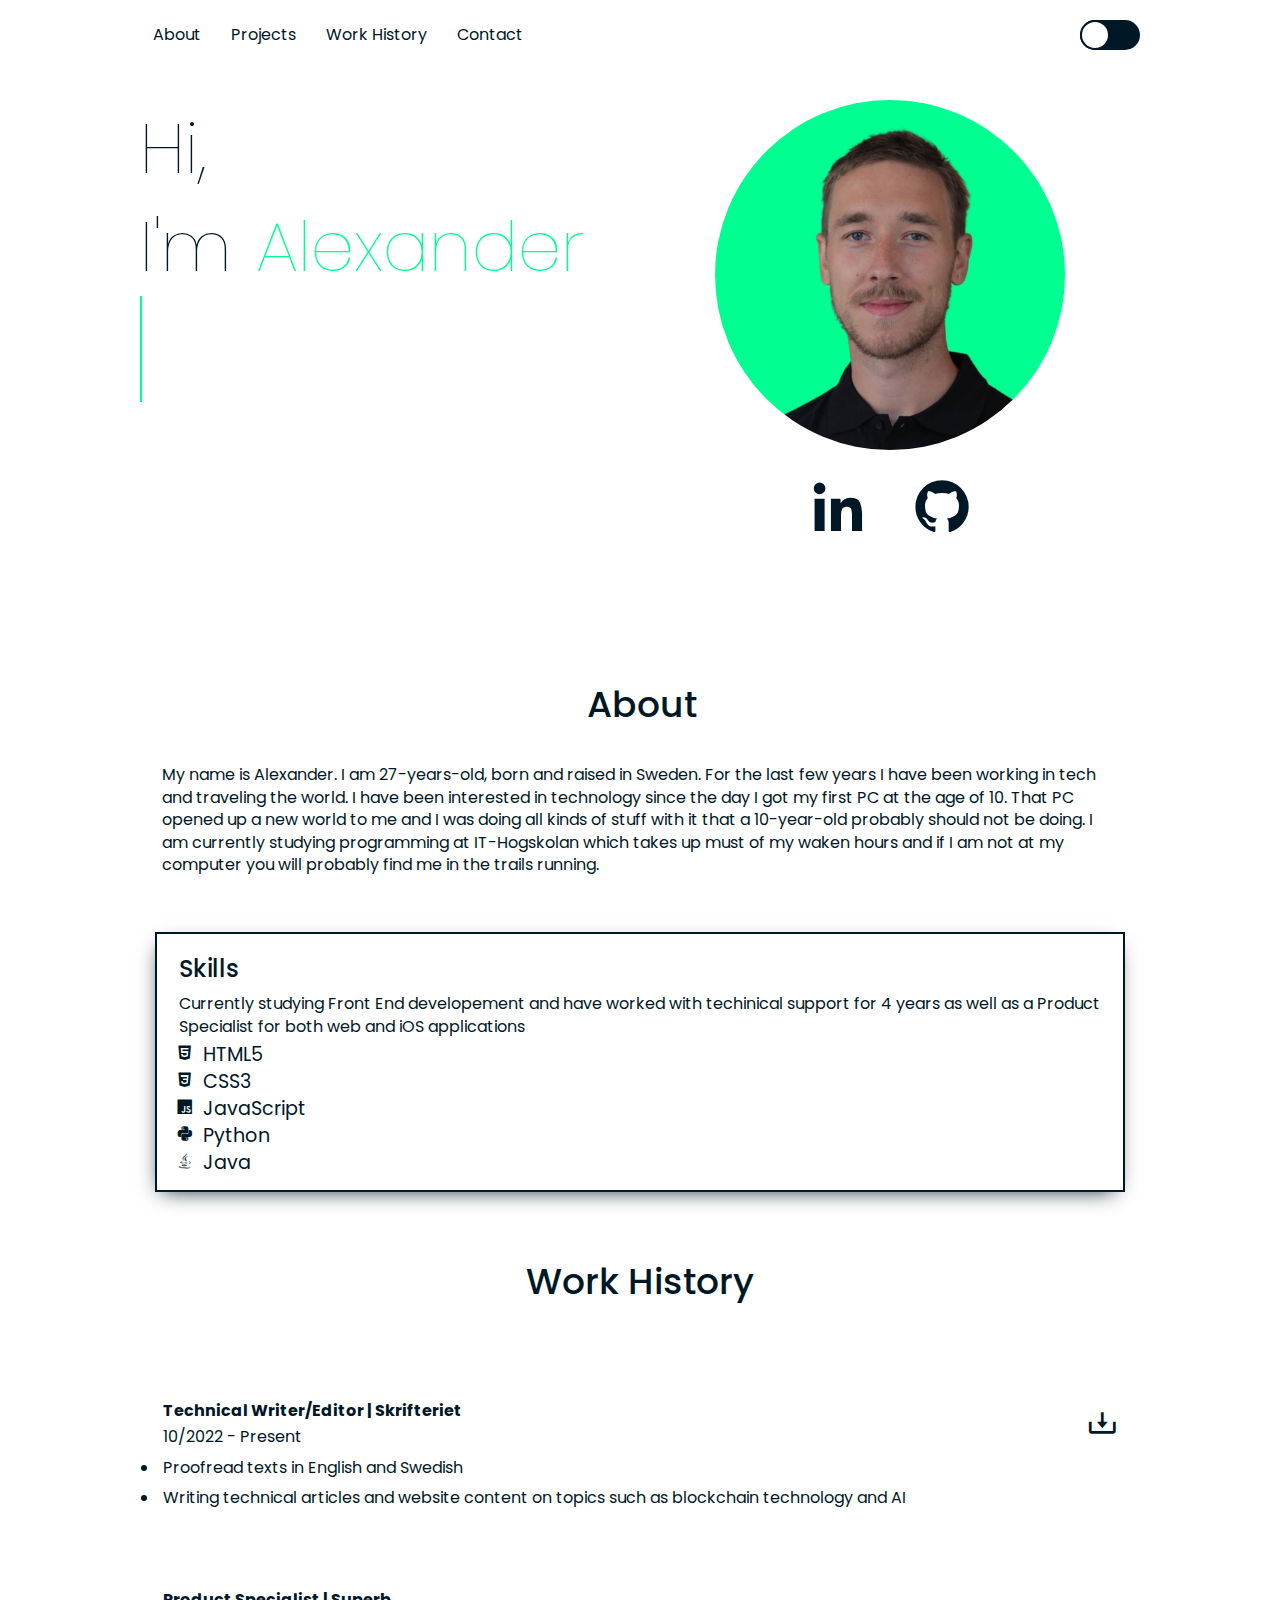
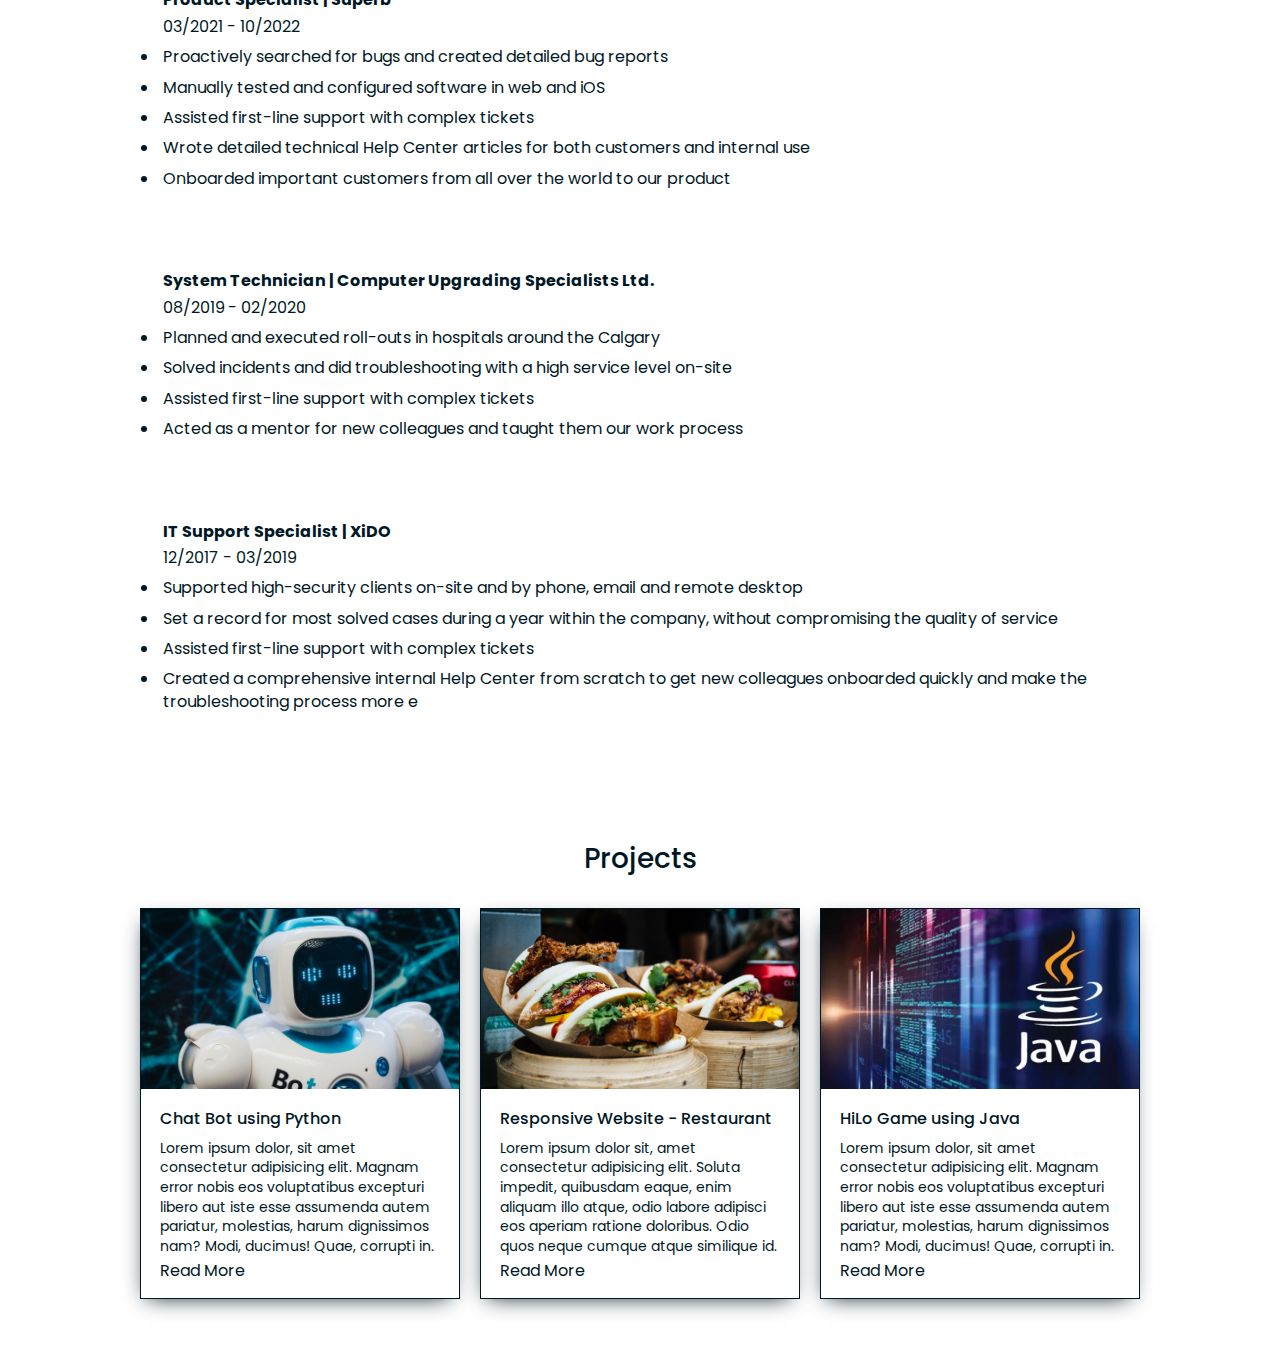
<file: index.html>
<!DOCTYPE html>
<html>
<head>
	<title>Alexander</title>

	<link rel="icon" type="image/x-icon" href="/assets/images/code-alt-regular-24.png">


	<meta name="viewport" content="width=device-width, initial-scale=1, maximum-scale=1, minimum-scale=1" />

    <link rel="preconnect" href="https://fonts.googleapis.com">
    <link rel="preconnect" href="https://fonts.gstatic.com" crossorigin>
    <link href="https://fonts.googleapis.com/css2?family=Roboto+Condensed&display=swap" rel="stylesheet">
	<link href='https://unpkg.com/boxicons@2.1.4/css/boxicons.min.css' rel='stylesheet'>
	

	<link rel="stylesheet" type="text/css" href="styles/default.css">
	
	
</head>
  
<body>

	<div class="menu-wrap">
		<input type="checkbox" class="toggler">
		<div class="hamburger"><div></div></div>
		<div class="menu">
		  <div>
			<div>
			  <ul>
				<li><a href="index.html#about-me">About</a></li>
				<li><a href="index.html#projects">Projects</a></li>
				<li><a href="index.html#wh">Work History</a></li>
				<li><a href="mailto:alexander.lehnbom@gmail.com">Contact</a></li>
				<li><a href="assets/Alexander Lehnbom Resume.pdf">Download Resume</a></li>
			  </ul>
			</div>
		  </div>
		</div>
	  </div>

	<section class="s1">
		<div class="main-container">	
			<div class="intro-wrapper">
				<div class="nav-wrapper">
					<div class="navi">	
						<ul id="navigation">
							<li><a href="index.html#about-me">About</a></li>
							<li><a href="index.html#projects">Projects</a></li>
							<li><a href="index.html#wh">Work History</a></li>
							<li><a href="mailto:alexander.lehnbom@gmail.com">Contact</a></li>
						</ul>
					</div>
				</div>


				<div id="box-input">
					<input type="checkbox" id="mode">
				</div>

				<div class="right-column">

					<div class="h1-mobile">
						<h1>Hi,</h1>
						<h1>I'm Alex</h1>
					</div>

					<img id="profile_pic" src="assets\images\profilepic2-transparent-removebg-preview.jpg">

					<div class="socials--list">
						<a href="https://www.linkedin.com/in/alexander-lehnbom-1705b2107/" target="_blank" class="icons"><i class='bx bxl-linkedin'></i></a>
						<a href="https://github.com/aleleh" target="_blank" class="icons"><i class='bx bxl-github' ></i></a>
					</div>

				</div>

				<div class="left-column">

				<h1>Hi,<br>I'm <span class="title-name">Alexander</span><br>
				<div class="container">
					<span class="text sec-text"></span>
				</div>
				</h1>

				
				</div>
			</div>
		</div>
	</section>

	<section class="s2">
		<div class="main-container">
			<div class="about-wrapper">
				<div id="about-me">
					<h2 id="about-header">About</h2>

					<p>My name is Alexander. I am 27-years-old, born and raised in Sweden.
						For the last few years I have been working in tech and traveling the world. I have been interested in technology since the day I got my first PC at the age of 10. That PC opened up a new world to me and I was doing all kinds of stuff with it that a 10-year-old probably should not be doing. I am currently studying programming at IT-Hogskolan which takes up must of my waken hours and if I am not at my computer you will probably find me in the trails running.
						
						<br>
						<br>
						</p>
				</div>
				<div id="skills">
					<h4>Skills</h4>
                    <p>Currently studying Front End developement and have worked with techinical support for 4 years as well as a Product Specialist for both web and iOS applications</p>
					<div class="ulist">
						<i class='bx bxl-html5'></i>
						<span>HTML5</span>
					</div>	
					<div class="ulist">
						<i class='bx bxl-css3'></i>
						<span>CSS3</span>
					</div>	
					<div class="ulist">
						<i class='bx bxl-javascript'></i>
						<span>JavaScript</span>
					</div>	
					<div class="ulist">
						<i class='bx bxl-python'></i>
						<span>Python</span>
					</div>	
					<div class="ulist">
						<i class='bx bxl-java'></i>
						<span>Java</span>
					</div>	
				</div>

				</div>

			</div>

		</div>
	</section>

	<section class="s3">
		<div class="main-container">
		<h2 id="wh">Work History</h2>
		
		<div class="line-break"></div>

		<div class="card-work-history">
			<strong><b>Technical Writer/Editor | Skrifteriet</b></strong>
			<a id="downloadresume" href="assets/Alexander Lehnbom Resume.pdf" target="_blank" class="icons"><i class='bx bx-download'></i></a>
			<p>10/2022 - Present</p>
			<ul>
				<li>Proofread texts in English and Swedish</li>
				<li>Writing technical articles and website content on topics such as blockchain technology and AI</li>
			</ul>
		</div>

		<div class="line-break"></div>

		<div class="card-work-history">
			<strong><b>Product Specialist | Superb</b></strong>
			<p>03/2021 - 10/2022</p>
			<ul>
				<li>Proactively searched for bugs and created detailed bug reports</li>
				<li>Manually tested and configured software in web and iOS</li>
				<li>Assisted first-line support with complex tickets</li>
				<li>Wrote detailed technical Help Center articles for both customers and internal use</li>
				<li>Onboarded important customers from all over the world to our product</li>
			</ul>
		</div>

		<div class="line-break"></div>

		<div class="card-work-history">
			<strong><b>System Technician | Computer Upgrading Specialists Ltd.</b></strong>
			<p>08/2019 - 02/2020</p>
			<ul>
				<li>Planned and executed roll-outs in hospitals around the Calgary</li>
				<li>Solved incidents and did troubleshooting with a high service level on-site</li>
				<li>Assisted first-line support with complex tickets</li>
				<li>Acted as a mentor for new colleagues and taught them our work process</li>
			</ul>
		</div>

		<div class="line-break"></div>

		<div class="card-work-history">
			<strong><b>IT Support Specialist | XiDO</b></strong>
			<p>12/2017 - 03/2019</p>
			<ul>
				<li>Supported high-security clients on-site and by phone, email and remote desktop</li>
				<li>Set a record for most solved cases during a year within the company, without compromising the quality of service</li>
				<li>Assisted first-line support with complex tickets</li>
				<li>Created a comprehensive internal Help Center from scratch to get new colleagues onboarded quickly and make the troubleshooting process more e
		</div>
	</section>



	<section class="s1">
		<div class="main-container">
			<h3 id="projects">Projects</h3>

			<div class="post-wrapper">

				<div>
					<div class="post">
						<img class="thumbnail" src="assets/images/bot.jpg">
						<div class="post-preview">
							<h6 class="post-title">Chat Bot using Python</h6>
							<p class="post-intro">Lorem ipsum dolor, sit amet consectetur adipisicing elit. Magnam error nobis eos voluptatibus excepturi libero aut iste esse assumenda autem pariatur, molestias, harum dignissimos nam? Modi, ducimus! Quae, corrupti in.</p>
							<a href="#">Read More</a>
						</div>
					</div>
				</div>

				<div>
					<div class="post">
						<img class="thumbnail" src="assets/images/chinese.jpg">
						<div class="post-preview">
							<h6 class="post-title">Responsive Website - Restaurant</h6>
							<p class="post-intro">Lorem ipsum dolor sit, amet consectetur adipisicing elit. Soluta impedit, quibusdam eaque, enim aliquam illo atque, odio labore adipisci eos aperiam ratione doloribus. Odio quos neque cumque atque similique id.</p>
							<a href="#">Read More</a>
						</div>
					</div>
				</div>

				<div>
					<div class="post">
						<img class="thumbnail" src="assets/images/90.jpg">
						<div class="post-preview">
							<h6 class="post-title">HiLo Game using Java</h6>
							<p class="post-intro">Lorem ipsum dolor, sit amet consectetur adipisicing elit. Magnam error nobis eos voluptatibus excepturi libero aut iste esse assumenda autem pariatur, molestias, harum dignissimos nam? Modi, ducimus! Quae, corrupti in.</p>
							<a href="#">Read More</a>
						</div>
					</div>
				</div>

			</div>
		</div>
	</section>

	<script type="text/javascript" src="script.js"></script>
	<script type="text/javascript" src="script2.js"></script>

</body>
</html>
</file>
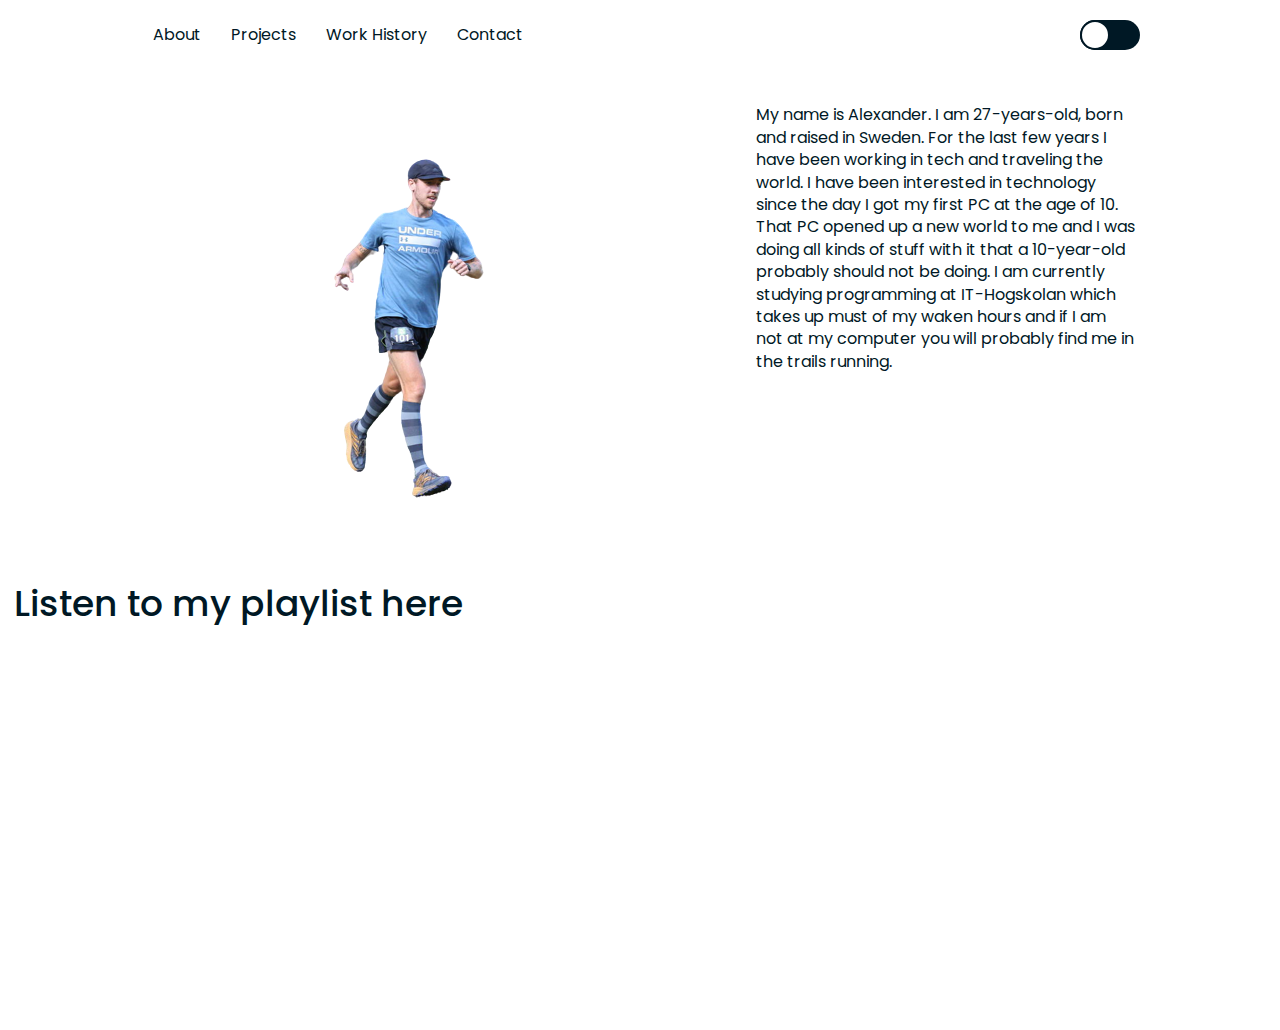
<file: about.html>
<!DOCTYPE html>
<html>
<head>
	<title>Alexander</title>

	<link rel="icon" type="image/x-icon" href="/assets/images/code-alt-regular-24.png">


	<meta name="viewport" content="width=device-width, initial-scale=1, maximum-scale=1, minimum-scale=1" />

    <link rel="preconnect" href="https://fonts.googleapis.com">
    <link rel="preconnect" href="https://fonts.gstatic.com" crossorigin>
    <link href="https://fonts.googleapis.com/css2?family=Roboto+Condensed&display=swap" rel="stylesheet">
	<link href='https://unpkg.com/boxicons@2.1.4/css/boxicons.min.css' rel='stylesheet'>
	

	<link rel="stylesheet" type="text/css" href="styles/default.css">
	
	
</head>
  
<body>

	<div class="menu-wrap">
		<input type="checkbox" class="toggler">
		<div class="hamburger"><div></div></div>
		<div class="menu">
		  <div>
			<div>
			  <ul>
				<li><a href="index.html#about-me">About</a></li>
				<li><a href="index.html#projects">Projects</a></li>
				<li><a href="index.html#wh">Work History</a></li>
				<li><a href="mailto:alexander.lehnbom@gmail.com">Contact</a></li>
				<li><a href="assets/Alexander Lehnbom Resume.pdf">Download Resume</a></li>
			  </ul>
			</div>
		  </div>
		</div>
	  </div>

	<section class="s1">
		<div class="main-container">	
			<div class="intro-wrapper">
				<div class="nav-wrapper">
					<div class="navi">	
						<ul id="navigation">
							<li><a href="index.html#about-me">About</a></li>
							<li><a href="index.html#projects">Projects</a></li>
							<li><a href="index.html#wh">Work History</a></li>
							<li><a href="mailto:alexander.lehnbom@gmail.com">Contact</a></li>
						</ul>
					</div>
				</div>


				<div id="box-input">
					<input type="checkbox" id="mode">
				</div>

				<div class="right-column">

                    <p>My name is Alexander. I am 27-years-old, born and raised in Sweden.
						For the last few years I have been working in tech and traveling the world. I have been interested in technology since the day I got my first PC at the age of 10. That PC opened up a new world to me and I was doing all kinds of stuff with it that a 10-year-old probably should not be doing. I am currently studying programming at IT-Hogskolan which takes up must of my waken hours and if I am not at my computer you will probably find me in the trails running.
				</div>

				<div class="left-column">

                    <img id="image" src="assets/images/ultra-alex.png" alt="alex-running">
				
				</div>
			</div>
		</div>
	</section>

    <section class="s2">
        <div>
            <h2>Listen to my playlist here</h2>
           
            <iframe style="border-radius:12px" src="https://open.spotify.com/embed/playlist/3ms6xpuwuMK5wAEopKB9Xo?utm_source=generator" width="100%" height="380" frameBorder="0" allowfullscreen="" allow="autoplay; clipboard-write; encrypted-media; fullscreen; picture-in-picture" loading="lazy"></iframe>
        </div>
    </section>


    <script type="text/javascript" src="script.js"></script>
</body>
</html>
</file>
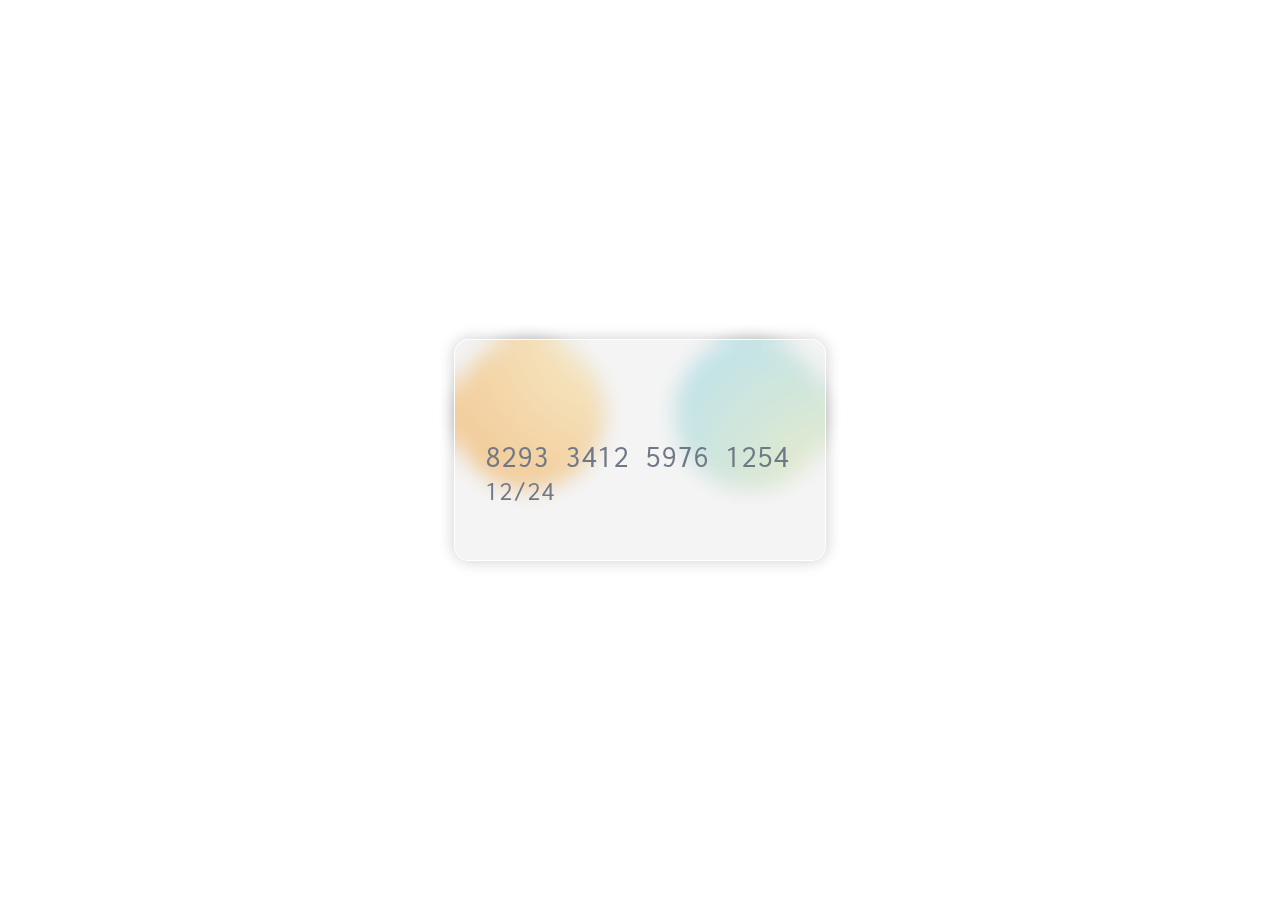
<file: test.html>
<!DOCTYPE html>
<html lang="en">
<head>
    <meta charset="UTF-8">
    <meta http-equiv="X-UA-Compatible" content="IE=edge">
    <meta name="viewport" content="width=device-width, initial-scale=1.0">
    <title>Document</title>

    <link rel="stylesheet" href="test.css">

</head>
<body>

    <div class="holder">
        <div class="card">
          <div class="card__text">
            8293 3412 5976 1254
            <br />
            <small>12/24</small>
          </div>
          <svg>Insert Visa logo here</svg>
        </div>
      </div>
    
</body>
</html>
</file>
<file: styles/default.css>
@import url('https://fonts.googleapis.com/css2?family=Poppins:wght@500&display=swap');
@import url('https://fonts.googleapis.com/css2?family=Poppins:wght@900&display=swap');

:root{
	--menu-speed: 0.75s;
}

* {
    margin: 0;
    padding: 0;
    box-sizing: border-box;
  }

body{
	transition: 0.3s;
	scroll-behavior: smooth;
	line-height: 1.4;

	--mainColor:white;
	--secondColor:#001825;
	--thirdColor:#00ff91;
	--testColor:red;
	--hoverColor: #00ff91;
	--opac-mainColor: rgb(255, 255, 255, 0.9);
	--transparent: rgb(0, 0, 0, 0);
}

body.dark{
	--mainColor:#001825;
	--secondColor:white;
	--testColor:yellow;
	--opac-mainColor: rgb(0, 24, 37, 0.9);
}

html{
	padding: 0;
	margin: 0;
	scroll-behavior: smooth;
}

h1{
	color: var(--secondColor);
	font-family: 'Poppins', sans-serif;
	font-weight: 100;
	padding: 0px;
    margin: 0px;
}

h2, h3, h4, h5, h6, strong{
	color: var(--secondColor);
	font-family: 'Poppins', sans-serif;
	font-weight: 500;
	padding: 4px;
}

p, li, span, label, input, textarea{
	color: var(--secondColor);
	font-family: 'Poppins', sans-serif;
	padding: 4px;
}

a{
	text-decoration: none;
	color: var(--secondaryColor);
	font-family: 'Poppins', sans-serif;
	padding: 4px;
}

h1 { font-size: 70px;}
h2 { font-size: 36px;}
h3 { font-size: 28px;}
h4 { font-size: 24px;}
h5 { font-size: 20px;}
h6 { font-size: 16px;}


.s1{
	background-color:var(--mainColor);
	overflow:auto;
	padding-left: 70px;
	padding-right: 70px;
	padding-top: 20px;
}

.s2{
	background-color: var(--mainColor);
	overflow:auto;
	color:var(--secondColor);
	padding: 10px;
}

.s3{
	background-color: var(--mainColor);
	overflow:auto;
	color:var(--secondColor);
	padding: 10px;
}

#wh{
	text-align: center;
	padding: 30px;
}

#downloadresume{
    float: right;
    color: var(--secondColor);
    top: 0;
    right: 0;
	font-size: 2em;
}

#downloadresume:hover{
    color: var(--hoverColor);
}

#mode{
	float: right;
	z-index: 5;
}


.main-container{
	width: 1000px;
	margin: 0 auto;
	color: var(--secondColor);
}

.intro-wrapper{
	display: grid;
	grid-template-columns: 1fr 1fr;
	grid-template-areas: 
		'nav-wrapper nav-wrapper'
		'left-column right-column'
	;
}

.nav-wrapper{
	border-radius:5px 5px 0 0;
	display: flex;
}

.title-name{
	color: var(--thirdColor);
}

#navigation{
	margin:0;
	padding: 0;
}

#navigation a{
	color:var(--secondColor);
}

#navigation a:hover{
	color:var(--hoverColor);
	transition: 0.2s;
}

.h1-mobile{
	color: var(--secondColor);
	font-family: 'Poppins', sans-serif;
	font-weight: 100;
	text-align: center;
	padding: 20px;
}

#navigation li{
	display: inline-block;
	margin-right: 5px;
	margin-left:5px;
}

.left-column{
	grid-area: left-column;
	padding-top:50px;
	padding-bottom: 50px;
	z-index: 0;
}

.container{
    width: 246px;
    overflow: hidden;
}
.container .text{
    position: relative;
    color: var(--secondColor);    
	font-family: 'Poppins', sans-serif;
	font-size: 70px;
}
.container .text.first-text{
    color: var(--secondColor);
}

.text.sec-text{
	position: absolute;
}

.text.sec-text:before{
    content: "";
    position: absolute;
    top: 0;
    left: 0;
    height: 100%;
    width: 100%;
    background-color: var(--mainColor);
    border-left: 2px solid var(--thirdColor);
    animation: animate 4s steps(12) infinite;
}
@keyframes animate{
    60%, 40%{
        left: calc(100% + 4px);
    }
    100%{
        left: 0%;
    }
}

#ab{
	color: var(--secondColor);
}

#projects{
	text-align: center;
	padding-top: 30px ;
	padding-bottom: 30px;
}


#profile_pic{
	display: block;
	margin:0 auto;
	height: 350px;
	width: 350px;
	border-radius: 50%;
}


#settings-note{
	font-size: 12px;
	font-style: italic;
	text-align: center;
}

.right-column{
	grid-area: right-column;
	display: grid;
	padding-top: 50px;
	padding-bottom: 50px;
	z-index: 2;
}

#preview{
	width: 400px;
	border: 2px solid;
	border-color: var(--secondColor);
	position: relative;
    padding-left: 28px;
    padding-right: 28px;
    padding-bottom: 28px;
	color: var(--secondColor);
}

#about-wrapper{
	display: grid;
	grid-template-columns: repeat(auto-fit, minmax(320px, 1fr));
	padding-left: 18px;
	padding-top: 14px;
	padding-bottom: 14px;
	padding-right: 14px;
}

#about-me{
	align-content: center;
    justify-content: space-evenly;
	padding-left: 18px;
	padding-top: 14px;
	padding-bottom: 14px;
	padding-right: 14px;
}

#skills{
	align-content: center;
    justify-content: space-evenly;
	padding-left: 18px;
	padding-top: 14px;
	padding-bottom: 14px;
	padding-right: 14px;
	border: 2px solid var(--secondColor);
	margin: 15px;

	-webkit-box-shadow: -2px 7px 21px -9px var(--secondColor);
	-moz-box-shadow: -2px 7px 21px -9px var(--secondColor);
	box-shadow: -2px 7px 21px -9px var(--secondColor);

}

.ulist{
	font-size: 1.2em;
}

.socials--list{
    display: flex;
    column-gap: 1em;
    flex-wrap: wrap;
    font-size: 2em;
	padding: 14px;
	align-items: center;
	justify-content: center;
	color: var(--secondColor);
}

.socials--list a{
    font-size: 2em;
    color: var(--secondColor);
    transition: 0.3s;
}

.socials--list a:hover{
	color:var(--hoverColor)
}


.post-wrapper{
	display: grid;
	grid-template-columns: repeat(auto-fit, 320px);
	gap:20px;
	justify-content: center;
	padding-bottom: 50px;
}

.post{
	border:1px solid var(--secondColor);
	-webkit-box-shadow: -2px 7px 21px -9px var(--secondColor);;
	-moz-box-shadow: -2px 7px 21px -9px var(--secondColor);
	box-shadow: -2px 7px 21px -9px var(--secondColor);
	transition: transform .2s;
}

.post:hover{
	transform: scale(1.25);
	transition-delay: 0.2s;
}

.thumbnail{
	display: block;
	width: 100%;
	height:180px;
	object-fit: cover;
}

.post-preview{
	background-color:var(--mainColor);
	padding:15px;
}

.post-preview a:hover {
	color: var(--hoverColor);
} 

.post-title{
	color:var(--secondColor);
	margin: 0;
}

.post-intro{
	color:var(--secondColor);
	font-size: 14px;
}

.card-work-history{
    border-left: 1px solid var(--mainColor);
    margin-top: 3em;
    margin-bottom: 3em;
	padding-left: 18px;
	padding-top: 14px;
	padding-bottom: 14px;
	padding-right: 18px;
}

#contact-form{
	display: block;
	max-width: 600px;
	margin: 0 auto;
	border: 1px solid;
	border-color:var(--secondColor);
	padding: 15px;
	border-radius: 5px;
	background-color: var(--mainColor);
	margin-bottom: 50px;
}

#contact-form label{
	line-height: 2.7em;
}

#contact-form textarea{
	min-height: 100px;
	font-size: 14px;
}

.input-field{
	width: 100%;
	padding-top: 10px;
	padding-bottom:10px; 
	background-color: var(--mainColor);
	border-radius: 5px;
	border:1px solid; 
	border-color: var(--secondColor);
	font-size: 14px;
	color: var(--secondColor);
}

#submit-btn{
	margin-top: 10px;
	width: 100%;
	padding-top: 10px;
	padding-bottom:10px; 
	border-color:var(--secondaryColor);
	color: var(--secondColor);
	background-color: var(--mainColor);
}

input[type="checkbox"]{
    -webkit-appearance: none;
    position: relative;
    width: 60px;
    height: 30px;
    border-radius: 50px;
    background-color:var(--secondColor);
    background-size: cover;
    padding-bottom: 5px;
}

input[type="checkbox"]::before{
    content: "";
    position: absolute;
    top: 0;
    left: 0;
    height: 26px;
    width: 26px;
    background-color:var(--mainColor);
    border-radius: 50px;
	transition: 0.1s;
	border:2px solid var(--secondColor);
}

input[type="checkbox"]:checked:before{
    transform: translate(100%);
	transition: 0.1s;
}

input[type="checkbox"]:checked{
    background-color: var(--secondColor);
}

.navi{
	color: var(--mainColor);
}


/*hamburger*/

.container2 {
    max-width: 960px;
    margin: auto;
    overflow: hidden;
    padding: 0 3rem;
  }

  
  /* MENU STYLES */
  .menu-wrap {
    position: fixed;
    top: 0;
    left: 0;
    z-index: 5;
  }

  .menu-wrap .toggler {
    position: absolute;
    top: 0;
    left: 0;
    z-index: 2;
    cursor: pointer;
    width: 50px;
    height: 50px;
    opacity: 0;
  }
  
  .menu-wrap .hamburger {
    position: absolute;
    top: 0;
    left: 0;
    z-index: 1;
    width: 60px;
    height: 60px;
    padding: 1rem;
    background: var(--opac-secondColor);
    display: flex;
    align-items: center;
    justify-content: center;
  }
  
  /* Hamburger Line */
  .menu-wrap .hamburger > div {
    position: relative;
    flex: none;
    width: 100%;
    height: 2px;
    background: var(--secondColor);
    display: flex;
    align-items: center;
    justify-content: center;
    transition: all 0.4s ease;
  }
  
  /* Hamburger Lines - Top & Bottom */
  .menu-wrap .hamburger > div::before,
  .menu-wrap .hamburger > div::after {
    content: '';
    position: absolute;
    z-index: 1;
    top: -10px;
    width: 100%;
    height: 2px;
    background: inherit;
  }
  
  /* Moves Line Down */
  .menu-wrap .hamburger > div::after {
    top: 10px;
  }
  
  /* Toggler Animation */
  .menu-wrap .toggler:checked + .hamburger > div {
    transform: rotate(135deg);
  }
  
  /* Turns Lines Into X */
  .menu-wrap .toggler:checked + .hamburger > div:before,
  .menu-wrap .toggler:checked + .hamburger > div:after {
    top: 0;
    transform: rotate(90deg);
  }
  
  /* Show Menu */
  .menu-wrap .toggler:checked ~ .menu {
    visibility: visible;
  }
  
  .menu-wrap .toggler:checked ~ .menu > div {
    transform: scale(1);
    transition-duration: var(--menu-speed);
  }
  
  .menu-wrap .toggler:checked ~ .menu > div > div {
    opacity: 1;
    transition:  opacity 0.4s ease 0.4s;
  }
  
  .menu-wrap .menu {
    position: fixed;
    top: 0;
    left: 0;
    width: 100%;
    height: 100%;
    visibility: hidden;
    overflow: hidden;
    display: flex;
    align-items: center;
    justify-content: center;
  }
  
  .menu-wrap .menu > div {
    background: var(--opac-mainColor);
    border-radius: 50%;
    width: 300vw;
    height: 300vw;
    display: flex;
    flex: none;
    align-items: center;
    justify-content: center;
    transform: scale(0);
    transition: all 0.4s ease;
  }
  
  #about-header{
	text-align: center;
	padding: 30px;
  }

  .menu-wrap .menu > div > div {
    text-align: center;
    max-width: 90vw;
    max-height: 100vh;
    opacity: 0;
    transition: opacity 0.4s ease;
  }
  
  .menu-wrap .menu > div > div > ul > li {
    list-style: none;
    color: var(--secondColor);
    font-size: 1.5rem;
    padding: 1rem;
  }
  
  .menu-wrap .menu > div > div > ul > li > a {
    color: inherit;
    text-decoration: none;
    transition: color 0.4s ease;
  }/*hamburger*/

@media screen and (max-width: 1200px){
	.main-container{
		width: 90%;
	}
}

@media screen and (max-width: 1000px){

	#profile_pic{
		display: block;
		margin:0 auto;
		height: 250px;
		width: 250px;
		border-radius: 50%;
		margin: none;
		float: right;
	}

	h1{
		font-size: 50px;
	}

	.text.sec-text{
		position: absolute;
		font-size: 50px;
	}
	
	.socials--list a{
		font-size: 1.4em;
	}

}

@media screen and (min-width: 820px){
	.menu-wrap{
	display: none;
}

.h1-mobile{
	display: none;
}

}

@media screen and (max-width: 820px){

	#downloadresume{
		display: none;
	}

	#mode{
	position: absolute;
    top: 0;
    right: 0;
    z-index: 1;
    display: flex;
	margin: 16px;
   
}
	.intro-wrapper{
		display: flex;
		justify-content: center;
		z-index: 0;
	}

	#wh{
		text-align: center;
		padding: 10px;
		
	}

	#profile_pic{
		display: block;
		margin:0 auto;
		height: 200px;
		width: 200px;
		border-radius: 50%;
	}

	h1{
		font-size: 45px;
	}

	.text.sec-text{
		position: absolute;
		font-size: 45px;
	}
	
	.socials--list a{
		font-size: 1.4em;
	}
}

@media screen and (max-width: 820px){
	
	#about-me{
		align-content: center;
		justify-content: space-evenly;
		padding-left: 18px;
		padding-top: 40px;
		padding-bottom: 14px;
		padding-right: 14px;
		text-align: center;
	}

	#mode{
	position: absolute;
    top: 0;
    right: 0;
    z-index: 1;
    display: flex;
	margin: 16px;
   
}
	.intro-wrapper{
		display: flex;
		justify-content: center;
		z-index: 0;
	}

	#wh{
		text-align: center;
		padding-top: 20px;
	}

	.left-column {
		display: none;
	}

	div.navi {
		display: none;
	  }

	#profile_pic{
		display: block;
		margin:0 auto;
		height: 250px;
		width: 250px;
		border-radius: 50%;
	}

	h1{
		font-size: 45px;
	}

	.text.sec-text{
		position: absolute;
		font-size: 45px;
	}
	
	.socials--list a{
		font-size: 2em;
	}
}
</file>
<file: test.css>
@import url('https://fonts.googleapis.com/css2?family=Inconsolata&display=swap');

* {
    margin: 0;
    padding: 0;
  }

  body {
    background: url('https://images.pexels.com/photos/1655166/pexels-photo-1655166.jpeg?auto=compress&cs=tinysrgb&dpr=2&h=750&w=1260')
      no-repeat center center;
    background-size: cover;
    display: grid;
    font-family: 'Inconsolata', monospace;
    min-height: 100vh;
    place-items: center;
  }

  .holder {
    position: relative;
  }

  .holder:before,
  .holder:after {
    animation: orbit 5s linear infinite;
    border-radius: 50%;
    box-shadow: 0 0 1rem 0 rgba(0, 0, 0, 0.2);
    content: '';
    height: 150px;
    position: absolute;
    width: 150px;
}

.holder:before {
    background: #ffe897;
    background: -moz-radial-gradient(top right, #ffe897, #f98a05);
    background: radial-gradient(to bottom left, #ffe897, #f98a05);
    background: -webkit-radial-gradient(top right, #ffe897, #f98a05);
  }

  .holder:after {
    animation-delay: 2.5s;
    background: #e0e793;
    background: -moz-radial-gradient(bottom right, #e0e793, #6dd0f1);
    background: radial-gradient(to top left, #e0e793, #6dd0f1);
    background: -webkit-radial-gradient(bottom right, #e0e793, #6dd0f1);
    right: 0;
    top: 0;
    z-index: -1;
  }

  .card {
    border: 1px solid #fff;
    border-radius: 15px;
    box-shadow: 0 0 1rem 0 rgba(0, 0, 0, 0.2);
    font-size: 2rem;
    height: 220px;
    overflow: hidden;
    position: relative;
    width: 370px;
  }

  .card:before {
    background-color: rgba(255, 255, 255, 0.3);
    backdrop-filter: blur(10px) saturate(100%) contrast(45%) brightness(130%);
    content: '';
    height: 100%;
    position: absolute;
    width: 100%;
  }

  .card__text {
    color: #6f7886;
    margin-left: 30px;
    margin-top: 100px;
    position: relative;
    z-index: 2;
  }

  .card svg {
    bottom: 30px;
    position: absolute;
    right: 30px;
  }

  @keyframes orbit {
    from {
      transform: rotate(0deg) translateX(100px) rotate(0deg);
    }
    to {
      transform: rotate(360deg) translateX(100px) rotate(-360deg);
    }
  }
</file>
